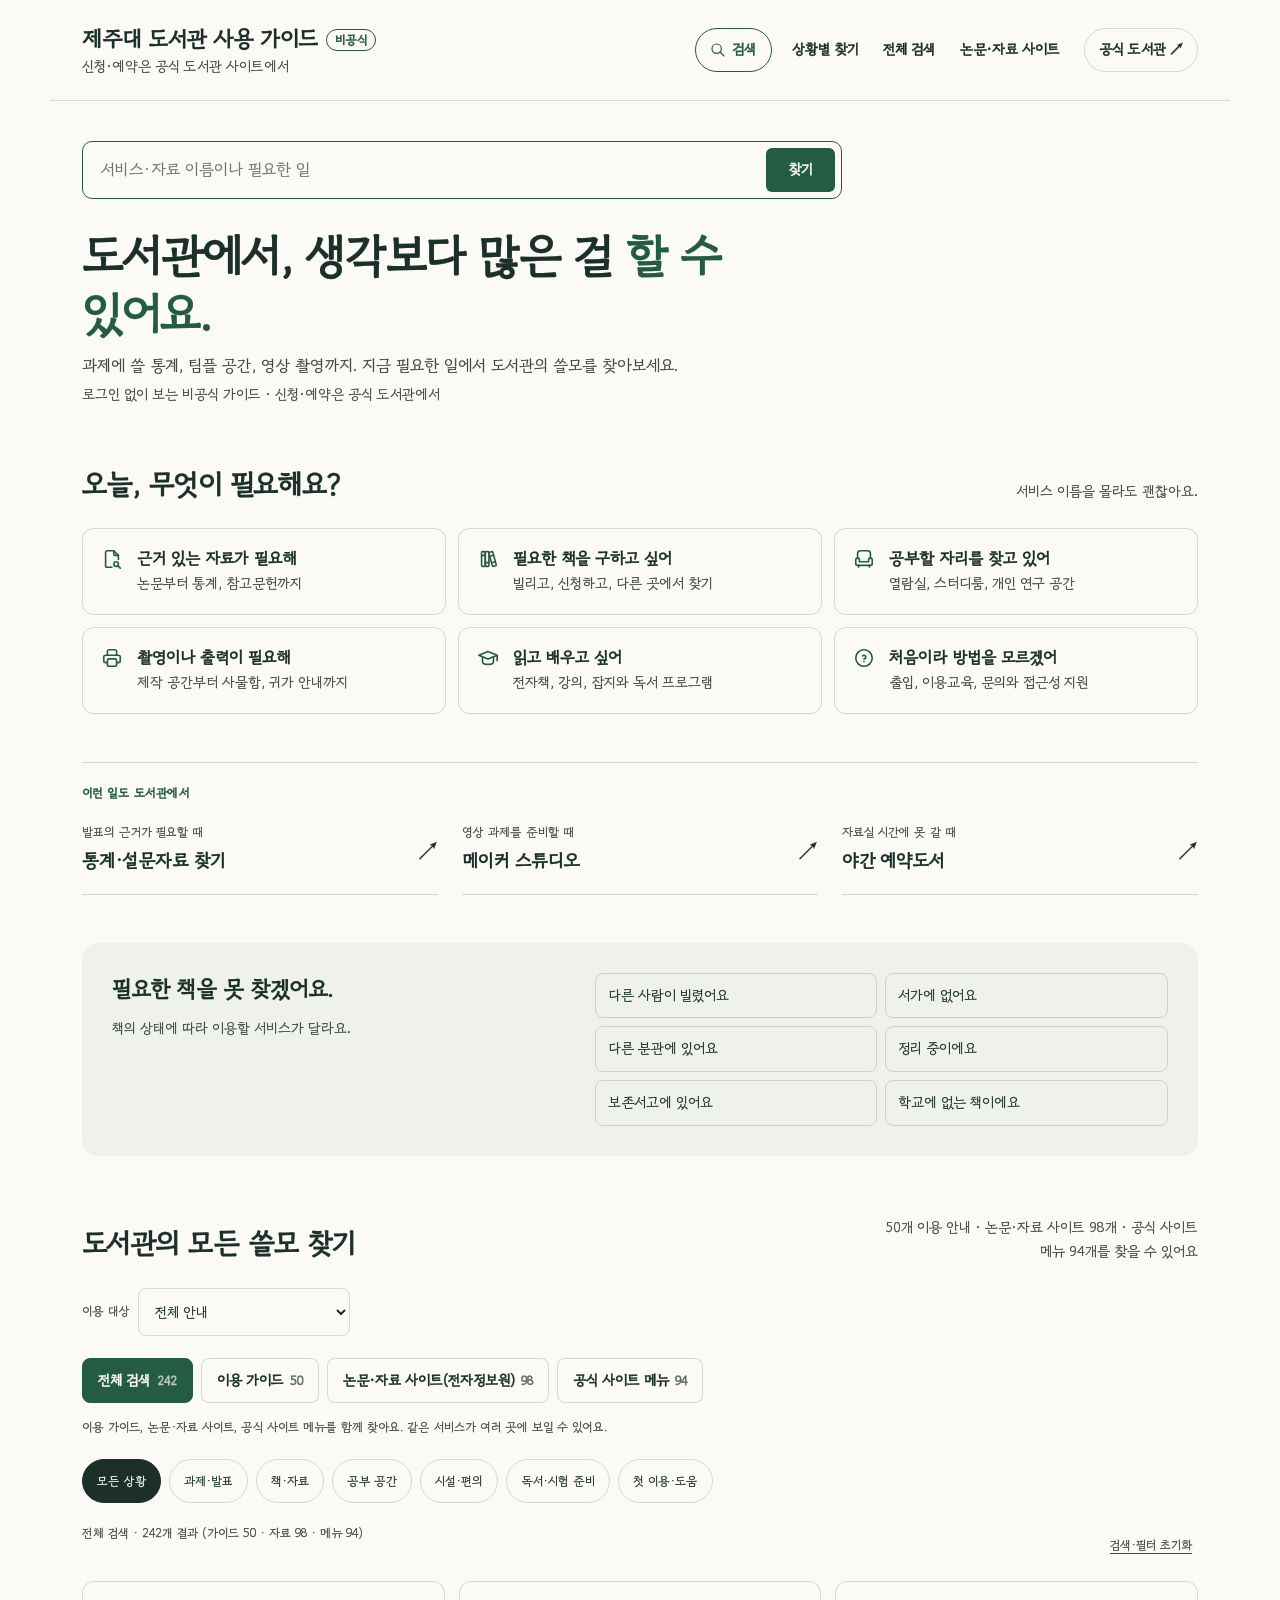
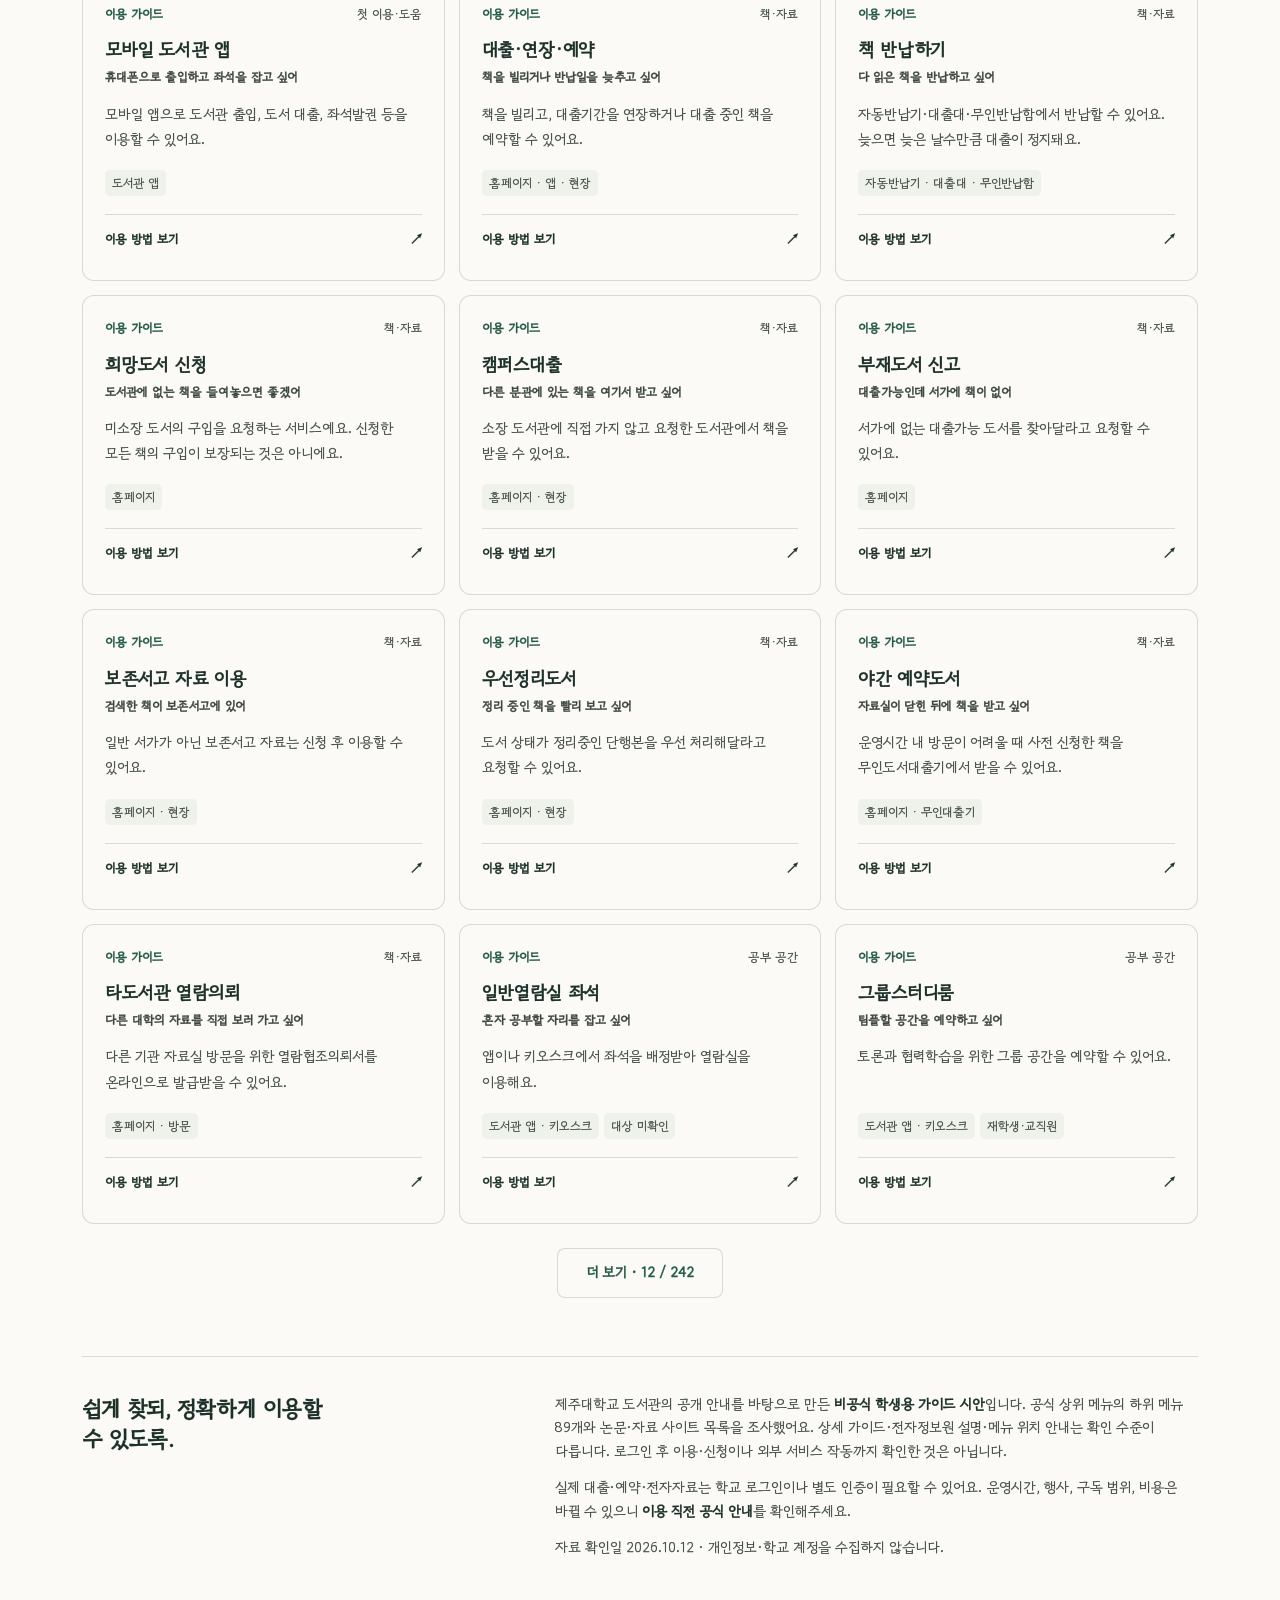
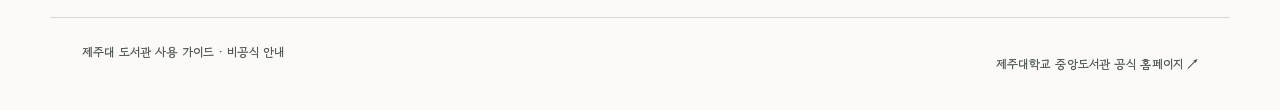
<file: index.html>
<!doctype html>
<html lang="ko"><head><meta charset="utf-8"><meta name="viewport" content="width=device-width,initial-scale=1"><meta name="description" content="학생의 질문에서 시작하는 제주대학교 도서관 비공식 사용 가이드. 자료, 공부 공간, 과제 지원과 편의시설을 로그인 없이 찾아보세요."><title>제주대 도서관 사용 가이드 | 비공식 안내</title><meta name="robots" content="noindex"><meta property="og:title" content="제주대 도서관 사용 가이드(비공식)"><meta property="og:description" content="학생의 질문에서 시작하는 제주대학교 도서관 비공식 사용 가이드"><meta property="og:type" content="website"><meta property="og:locale" content="ko_KR"><meta name="theme-color" content="#245b43"><link rel="icon" href="favicon.svg" type="image/svg+xml"><link rel="stylesheet" href="styles.css"><script src="data.js" defer></script><script src="js/config.js" defer></script><script src="js/lib.js" defer></script><script src="js/app.js" defer></script></head>
<body><a class="skip" href="#services">서비스 목록으로 바로가기</a>
<header class="site-header"><a class="brand" href="#top">제주대 도서관 사용 가이드<em class="brand-badge">비공식</em><span>신청·예약은 공식 도서관 사이트에서</span></a><button type="button" class="header-search" aria-label="검색창으로 이동"><svg class="header-search-icon" aria-hidden="true" focusable="false" viewBox="0 0 24 24" fill="none" stroke="currentColor" stroke-width="1.75" stroke-linecap="round" stroke-linejoin="round"><path d="M10 10m-7 0a7 7 0 1 0 14 0a7 7 0 1 0 -14 0"/><path d="M21 21l-6 -6"/></svg>검색</button><nav aria-label="주요 메뉴"><a href="#situations">상황별 찾기</a><a href="#services" data-scope="all">전체 검색</a><a href="#services" data-scope="resource">논문·자료 사이트</a><a class="official" href="https://lib.jejunu.ac.kr/#/" target="_blank" rel="noopener noreferrer">공식 도서관 ↗</a></nav></header>
<main id="top"><section class="hero" aria-labelledby="hero-title"><div class="top-search"><form id="search-form" role="search"><label class="sr-only" for="search-input">서비스와 하고 싶은 일 검색</label><input id="search-input" type="search" placeholder="서비스·자료 이름이나 필요한 일" autocomplete="off"><button type="submit">찾기</button></form></div><section id="notices" class="notices" aria-label="지금 이 시기 공지" hidden></section><h1 id="hero-title">도서관에서, 생각보다 많은 걸 <span>할 수 있어요.</span></h1><p class="hero-copy">과제에 쓸 통계, 팀플 공간, 영상 촬영까지. 지금 필요한 일에서 도서관의 쓸모를 찾아보세요.</p><p class="access-note">로그인 없이 보는 비공식 가이드 · 신청·예약은 공식 도서관에서</p></section>
<section id="situations" class="situations" aria-labelledby="situation-title"><div class="section-heading"><h2 id="situation-title">오늘, 무엇이 필요해요?</h2><p>서비스 이름을 몰라도 괜찮아요.</p></div><div id="category-grid" class="category-grid"><button type="button" class="category-card" data-category="assignment"><svg class="situation-icon" aria-hidden="true" focusable="false" viewBox="0 0 24 24" fill="none" stroke="currentColor" stroke-width="1.75" stroke-linecap="round" stroke-linejoin="round"><path d="M14 3v4a1 1 0 0 0 1 1h4"/><path d="M12 21h-5a2 2 0 0 1 -2 -2v-14a2 2 0 0 1 2 -2h7l5 5v4.5"/><path d="M16.5 17.5m-2.5 0a2.5 2.5 0 1 0 5 0a2.5 2.5 0 1 0 -5 0"/><path d="M18.5 19.5l2.5 2.5"/></svg><span><span class="category-question">근거 있는 자료가 필요해</span><span class="category-desc">논문부터 통계, 참고문헌까지</span></span></button><button type="button" class="category-card" data-category="books"><svg class="situation-icon" aria-hidden="true" focusable="false" viewBox="0 0 24 24" fill="none" stroke="currentColor" stroke-width="1.75" stroke-linecap="round" stroke-linejoin="round"><path d="M5 4m0 1a1 1 0 0 1 1 -1h2a1 1 0 0 1 1 1v14a1 1 0 0 1 -1 1h-2a1 1 0 0 1 -1 -1z"/><path d="M9 4m0 1a1 1 0 0 1 1 -1h2a1 1 0 0 1 1 1v14a1 1 0 0 1 -1 1h-2a1 1 0 0 1 -1 -1z"/><path d="M5 8h4"/><path d="M9 16h4"/><path d="M13.803 4.56l2.184 -.53c.562 -.135 1.133 .19 1.282 .732l3.695 13.418a1.02 1.02 0 0 1 -.634 1.219l-.133 .041l-2.184 .53c-.562 .135 -1.133 -.19 -1.282 -.732l-3.695 -13.418a1.02 1.02 0 0 1 .634 -1.219l.133 -.041z"/><path d="M14 9l4 -1"/><path d="M16 16l3.923 -.98"/></svg><span><span class="category-question">필요한 책을 구하고 싶어</span><span class="category-desc">빌리고, 신청하고, 다른 곳에서 찾기</span></span></button><button type="button" class="category-card" data-category="space"><svg class="situation-icon" aria-hidden="true" focusable="false" viewBox="0 0 24 24" fill="none" stroke="currentColor" stroke-width="1.75" stroke-linecap="round" stroke-linejoin="round"><path d="M5 11a2 2 0 0 1 2 2v2h10v-2a2 2 0 1 1 4 0v4a2 2 0 0 1 -2 2h-14a2 2 0 0 1 -2 -2v-4a2 2 0 0 1 2 -2z"/><path d="M5 11v-5a3 3 0 0 1 3 -3h8a3 3 0 0 1 3 3v5"/><path d="M6 19v2"/><path d="M18 19v2"/></svg><span><span class="category-question">공부할 자리를 찾고 있어</span><span class="category-desc">열람실, 스터디룸, 개인 연구 공간</span></span></button><button type="button" class="category-card" data-category="facilities"><svg class="situation-icon" aria-hidden="true" focusable="false" viewBox="0 0 24 24" fill="none" stroke="currentColor" stroke-width="1.75" stroke-linecap="round" stroke-linejoin="round"><path d="M17 17h2a2 2 0 0 0 2 -2v-4a2 2 0 0 0 -2 -2h-14a2 2 0 0 0 -2 2v4a2 2 0 0 0 2 2h2"/><path d="M17 9v-4a2 2 0 0 0 -2 -2h-6a2 2 0 0 0 -2 2v4"/><path d="M7 13m0 2a2 2 0 0 1 2 -2h6a2 2 0 0 1 2 2v4a2 2 0 0 1 -2 2h-6a2 2 0 0 1 -2 -2z"/></svg><span><span class="category-question">촬영이나 출력이 필요해</span><span class="category-desc">제작 공간부터 사물함, 귀가 안내까지</span></span></button><button type="button" class="category-card" data-category="reading"><svg class="situation-icon" aria-hidden="true" focusable="false" viewBox="0 0 24 24" fill="none" stroke="currentColor" stroke-width="1.75" stroke-linecap="round" stroke-linejoin="round"><path d="M22 9l-10 -4l-10 4l10 4l10 -4v6"/><path d="M6 10.6v5.4a6 3 0 0 0 12 0v-5.4"/></svg><span><span class="category-question">읽고 배우고 싶어</span><span class="category-desc">전자책, 강의, 잡지와 독서 프로그램</span></span></button><button type="button" class="category-card" data-category="start"><svg class="situation-icon" aria-hidden="true" focusable="false" viewBox="0 0 24 24" fill="none" stroke="currentColor" stroke-width="1.75" stroke-linecap="round" stroke-linejoin="round"><path d="M3 12a9 9 0 1 0 18 0a9 9 0 0 0 -18 0"/><path d="M12 16v.01"/><path d="M12 13a2 2 0 0 0 .914 -3.782a1.98 1.98 0 0 0 -2.414 .483"/></svg><span><span class="category-question">처음이라 방법을 모르겠어</span><span class="category-desc">출입, 이용교육, 문의와 접근성 지원</span></span></button></div></section>
<aside class="hero-aside" aria-label="도서관 활용 예시"><p class="eyebrow">이런 일도 도서관에서</p><button type="button" data-open="stats"><span>발표의 근거가 필요할 때</span><strong>통계·설문자료 찾기</strong><b aria-hidden="true">↗</b></button><button type="button" data-open="maker"><span>영상 과제를 준비할 때</span><strong>메이커 스튜디오</strong><b aria-hidden="true">↗</b></button><button type="button" data-open="night"><span>자료실 시간에 못 갈 때</span><strong>야간 예약도서</strong><b aria-hidden="true">↗</b></button></aside>
<section class="book-guide" aria-labelledby="book-title"><div><h2 id="book-title">필요한 책을 못 찾겠어요.</h2><p>책의 상태에 따라 이용할 서비스가 달라요.</p></div><div class="book-options" id="book-options"><button data-book="loan" aria-pressed="false">다른 사람이 빌렸어요</button><button data-book="missing" aria-pressed="false">서가에 없어요</button><button data-book="campus" aria-pressed="false">다른 분관에 있어요</button><button data-book="priority" aria-pressed="false">정리 중이에요</button><button data-book="storage" aria-pressed="false">보존서고에 있어요</button><button data-book="not-owned" aria-pressed="false">학교에 없는 책이에요</button></div><div id="book-result" class="book-result" aria-live="polite" hidden></div></section>
<section id="services" class="services" aria-labelledby="services-title"><div class="section-heading"><div><h2 id="services-title" tabindex="-1">도서관의 모든 쓸모 찾기</h2></div><span class="coverage" id="coverage"></span></div><div class="search-row"><div class="audience-control"><label for="audience">이용 대상</label><select id="audience"><option value="all">전체 안내</option><option value="undergrad">학부생 (대학원 전용 제외)</option></select></div></div><div id="scope-tabs" class="scope-tabs" role="group" aria-label="검색 대상"></div><p id="scope-note" class="scope-note"></p><div id="category-tabs" class="tabs" role="group" aria-label="상황 분류"></div><div id="resource-filters" class="resource-filters" hidden><div><label for="resource-subject">용도·분야</label><select id="resource-subject"><option value="all">모든 분야</option></select></div><div><label for="resource-type">공식 분류</label><select id="resource-type"><option value="all">모든 분류</option></select></div><div><label for="resource-access">이용 상태</label><select id="resource-access"><option value="all">전체</option><option value="공개자료 안내">공개 자료</option><option value="시범서비스">시범 서비스</option><option value="이용 범위 확인">학교 이용 범위 확인 필요</option></select></div></div><div id="menu-filter" class="resource-filters" hidden><div><label for="menu-group">공식 메뉴 분류</label><select id="menu-group"><option value="all">전체 공식 메뉴</option></select></div></div><div id="active-filters" class="active-filters" role="group" aria-label="적용 중인 필터" hidden></div><div class="result-heading"><p id="result-count" aria-live="polite"></p><button id="reset" type="button">검색·필터 초기화</button></div><div id="wider-results" class="wider-results" hidden><p></p><button type="button" id="wider-results-button">전체 범위에서 보기</button></div><div id="service-grid" class="service-grid"></div><div class="load-more-row"><button id="load-more" type="button" hidden>더 보기</button></div><div id="empty" class="empty" hidden><h3>맞는 서비스를 찾지 못했어요.</h3><p>더 짧은 단어나 다른 표현으로 검색해보세요.<br>예: 시장 조사 → 통계, 팀 프로젝트 → 팀플</p><button type="button" class="secondary" id="empty-clear-filters" hidden>필터 모두 해제</button><a id="feedback-link" class="feedback-link" target="_blank" rel="noopener noreferrer" hidden>찾는 게 없거나 정보가 틀렸나요? 알려 주세요 ↗</a><button class="primary" id="empty-reset">전체 서비스 보기</button></div></section>
<section class="about" aria-labelledby="about-title"><h2 id="about-title">쉽게 찾되, 정확하게 이용할 수 있도록.</h2><div><p>제주대학교 도서관의 공개 안내를 바탕으로 만든 <strong>비공식 학생용 가이드 시안</strong>입니다. 공식 상위 메뉴의 하위 메뉴 89개와 논문·자료 사이트 목록을 조사했어요. 상세 가이드·전자정보원 설명·메뉴 위치 안내는 확인 수준이 다릅니다. 로그인 후 이용·신청이나 외부 서비스 작동까지 확인한 것은 아닙니다.</p><p>실제 대출·예약·전자자료는 학교 로그인이나 별도 인증이 필요할 수 있어요. 운영시간, 행사, 구독 범위, 비용은 바뀔 수 있으니 <strong>이용 직전 공식 안내</strong>를 확인해주세요.</p><p class="muted">자료 확인일 <span id="checked-at"></span> · 개인정보·학교 계정을 수집하지 않습니다.</p></div></section></main>
<footer><p>제주대 도서관 사용 가이드 · 비공식 안내</p><a href="https://lib.jejunu.ac.kr/#/" target="_blank" rel="noopener noreferrer">제주대학교 중앙도서관 공식 홈페이지 ↗</a></footer>
<dialog id="detail-dialog" aria-labelledby="detail-title"><div class="dialog-top"><p id="detail-category" class="eyebrow"></p><button id="close-dialog" type="button" aria-label="상세 안내 닫기">닫기 ×</button></div><div id="detail-content"></div></dialog>
<noscript><p class="noscript">이 사이트의 검색에는 JavaScript가 필요합니다. <a href="https://lib.jejunu.ac.kr/">공식 도서관 홈페이지</a>에서 서비스를 확인할 수 있습니다.</p></noscript></body></html>
</file>
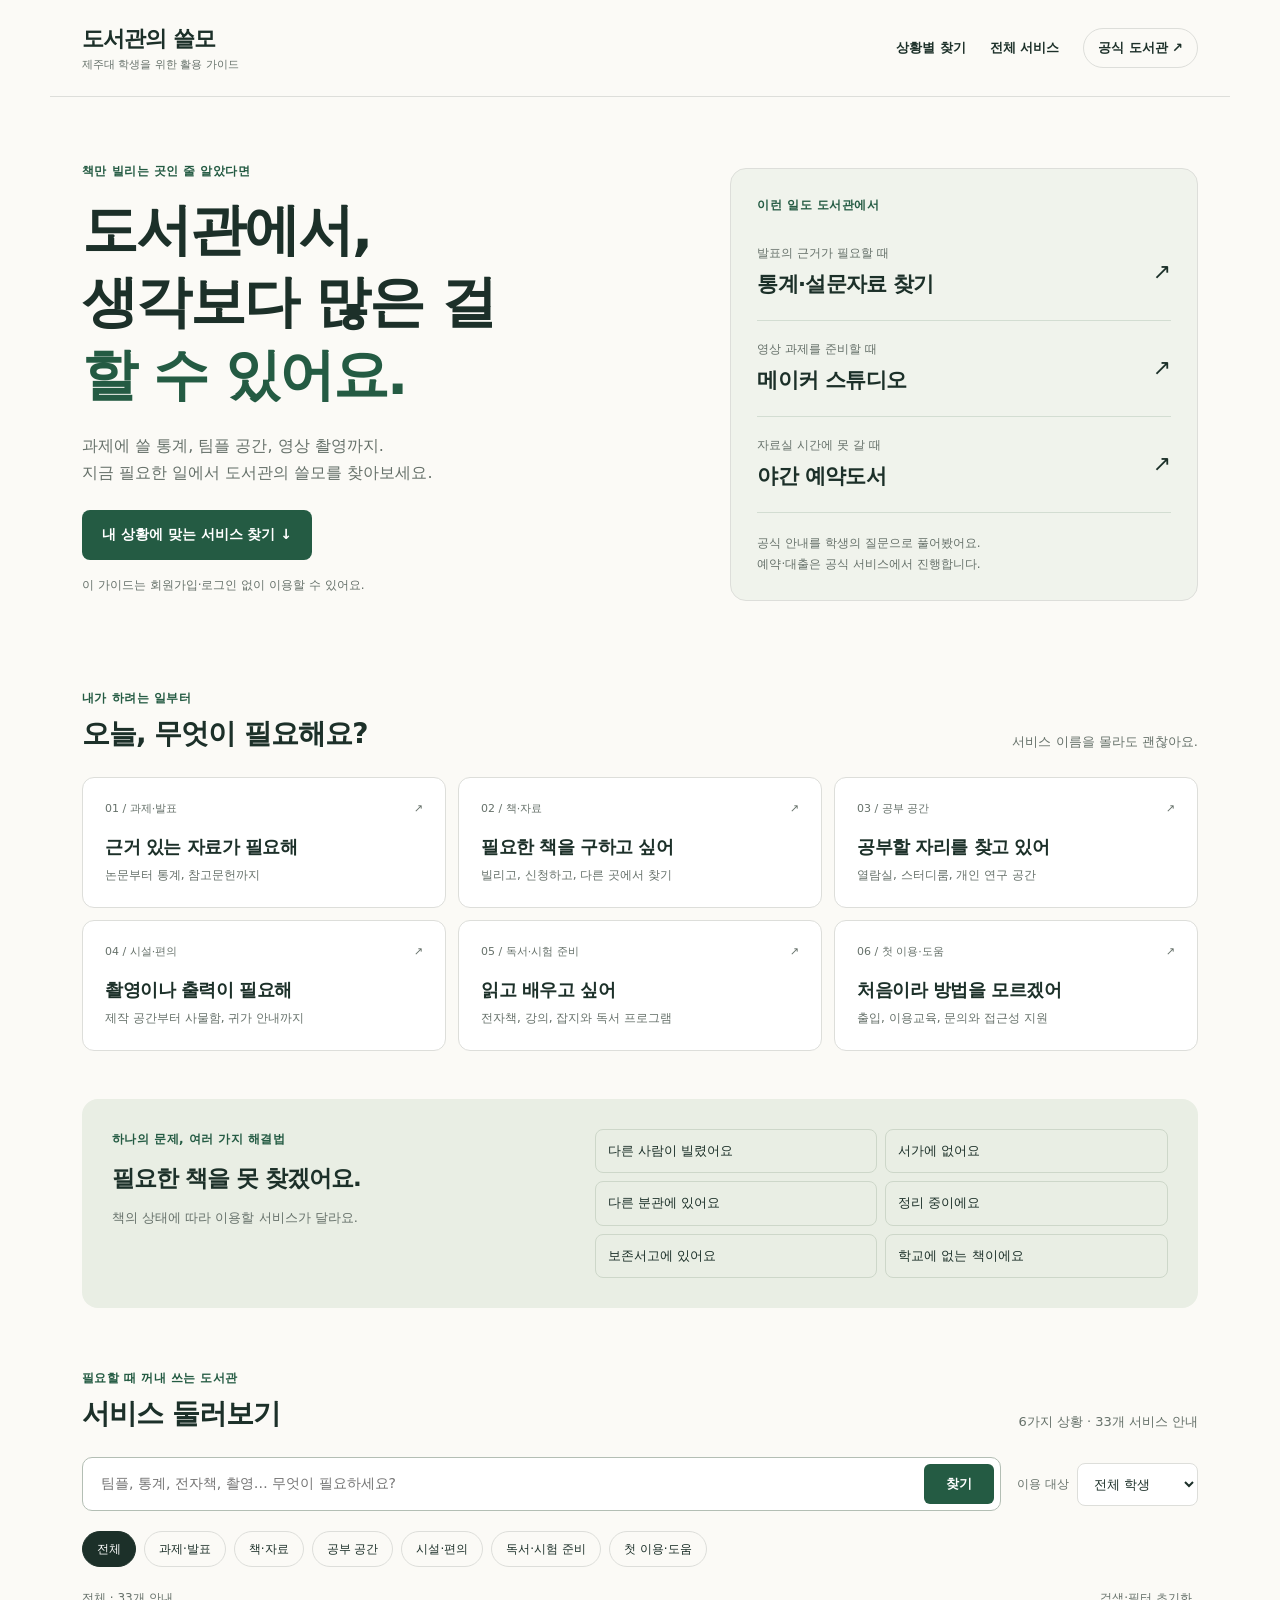
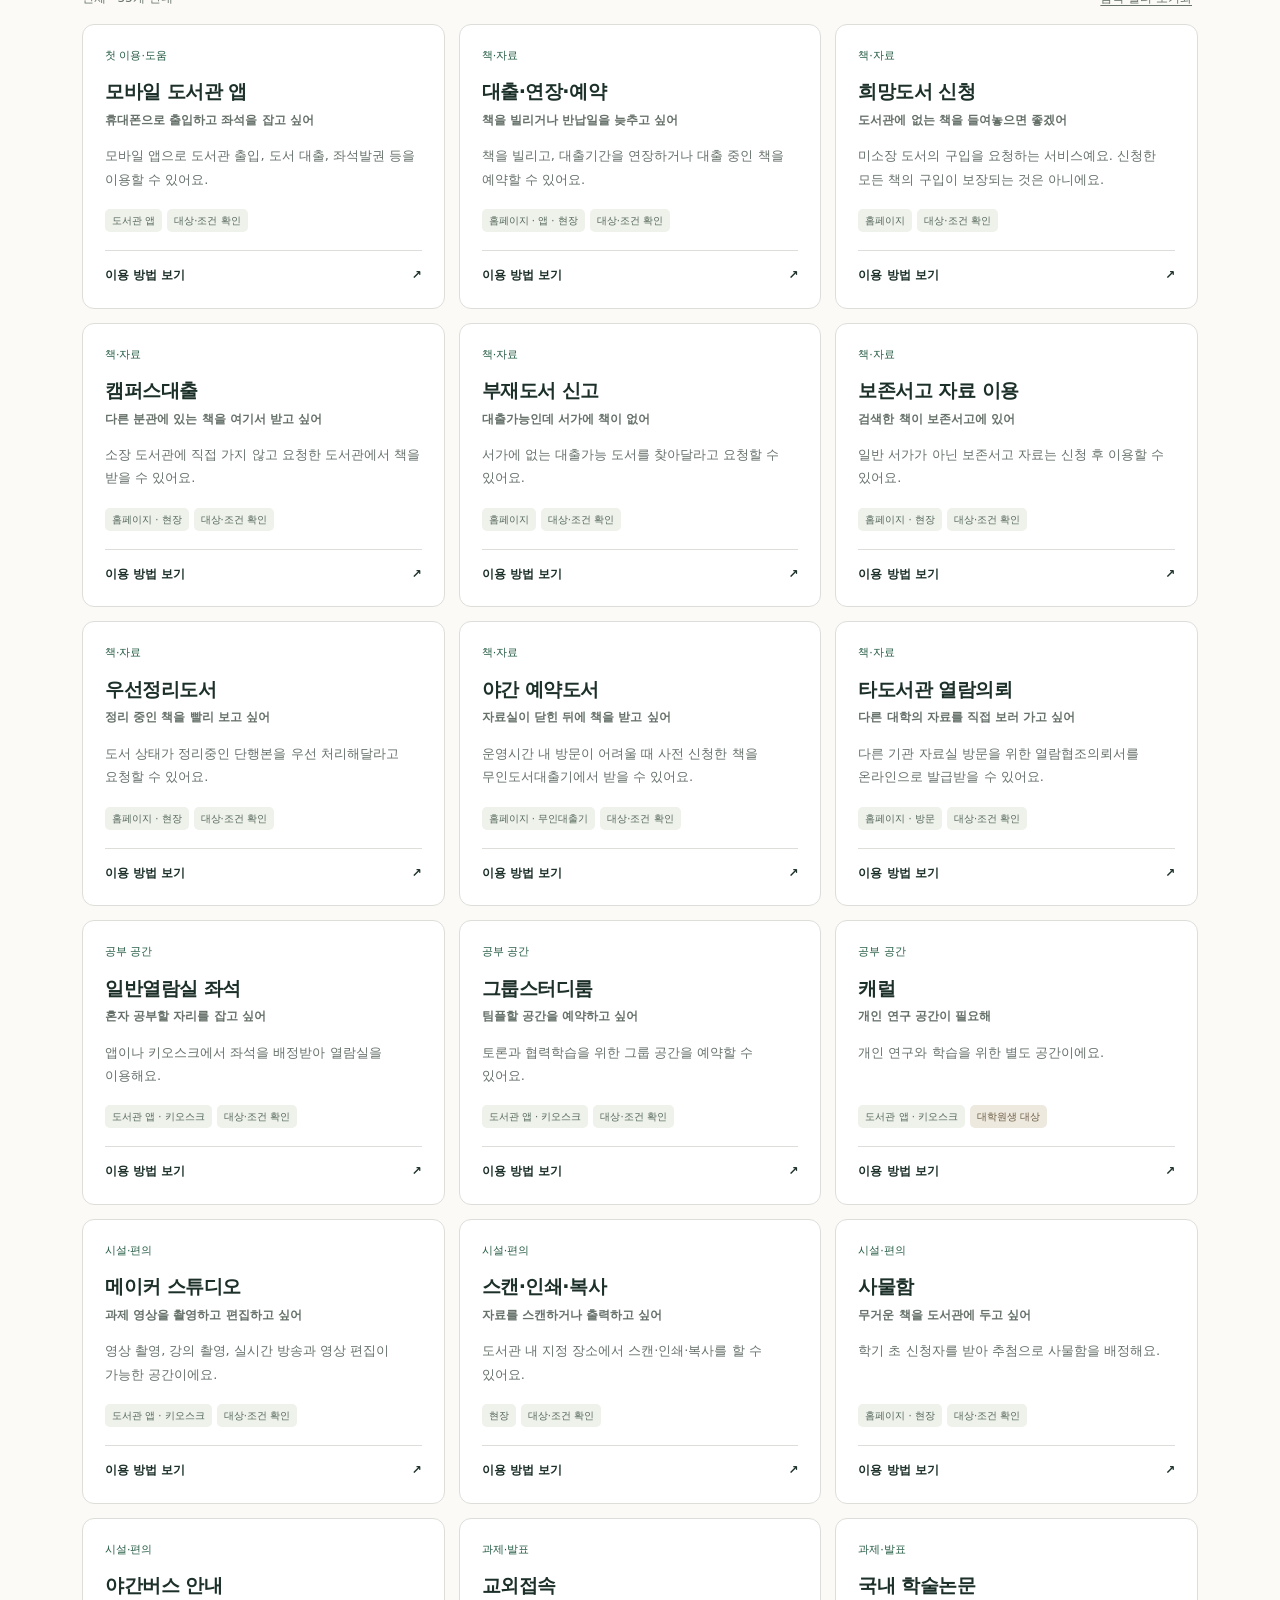
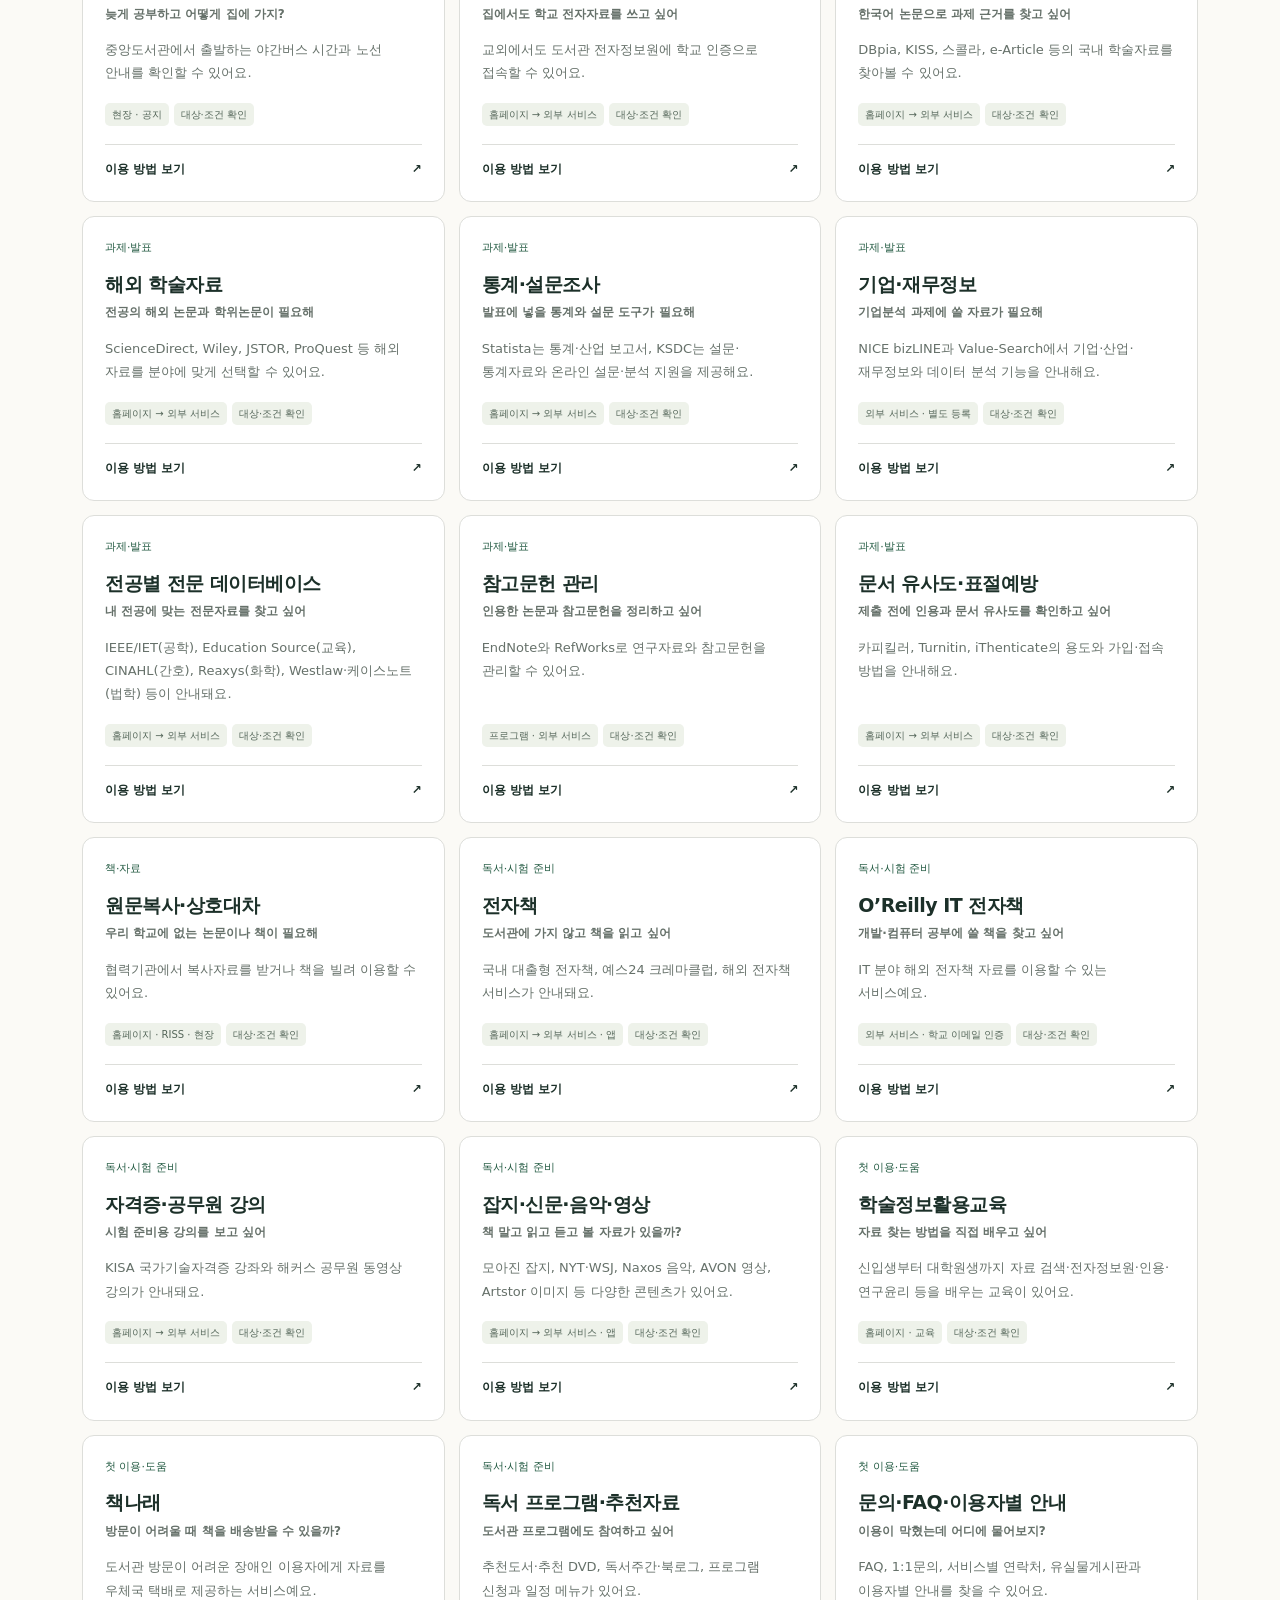
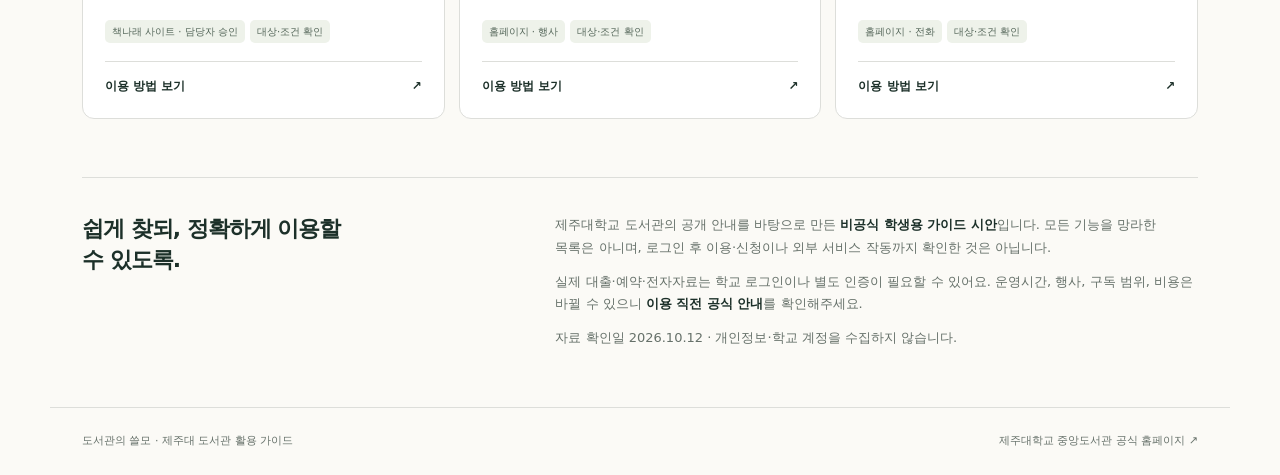
<file: docs/version1/index.html>
<!doctype html>
<html lang="ko"><head><meta charset="utf-8"><meta name="viewport" content="width=device-width,initial-scale=1"><meta name="description" content="학생의 질문에서 시작하는 제주대학교 도서관 비공식 활용 가이드. 자료, 공부 공간, 과제 지원과 편의시설을 로그인 없이 찾아보세요."><title>도서관의 쓸모 | 제주대 도서관 활용 가이드</title><link rel="stylesheet" href="styles.css"><script src="data.js" defer></script><script src="app.js" defer></script></head>
<body><a class="skip" href="#services">서비스 목록으로 바로가기</a>
<header class="site-header"><a class="brand" href="#top">도서관의 쓸모<span>제주대 학생을 위한 활용 가이드</span></a><nav aria-label="주요 메뉴"><a href="#situations">상황별 찾기</a><a href="#services">전체 서비스</a><a class="official" href="https://lib.jejunu.ac.kr/#/" target="_blank" rel="noopener noreferrer">공식 도서관 ↗</a></nav></header>
<main id="top"><section class="hero" aria-labelledby="hero-title"><div><p class="eyebrow">책만 빌리는 곳인 줄 알았다면</p><h1 id="hero-title">도서관에서,<br>생각보다 많은 걸<br><span>할 수 있어요.</span></h1><p class="hero-copy">과제에 쓸 통계, 팀플 공간, 영상 촬영까지.<br>지금 필요한 일에서 도서관의 쓸모를 찾아보세요.</p><a class="primary" href="#situations">내 상황에 맞는 서비스 찾기 ↓</a><p class="access-note">이 가이드는 회원가입·로그인 없이 이용할 수 있어요.</p></div><aside class="hero-aside" aria-label="도서관 활용 예시"><p class="eyebrow">이런 일도 도서관에서</p><button type="button" data-open="stats"><span>발표의 근거가 필요할 때</span><strong>통계·설문자료 찾기</strong><b aria-hidden="true">↗</b></button><button type="button" data-open="maker"><span>영상 과제를 준비할 때</span><strong>메이커 스튜디오</strong><b aria-hidden="true">↗</b></button><button type="button" data-open="night"><span>자료실 시간에 못 갈 때</span><strong>야간 예약도서</strong><b aria-hidden="true">↗</b></button><div class="hero-foot">공식 안내를 학생의 질문으로 풀어봤어요.<br>예약·대출은 공식 서비스에서 진행합니다.</div></aside></section>
<section id="situations" class="situations" aria-labelledby="situation-title"><div class="section-heading"><div><p class="eyebrow">내가 하려는 일부터</p><h2 id="situation-title">오늘, 무엇이 필요해요?</h2></div><p>서비스 이름을 몰라도 괜찮아요.</p></div><div id="category-grid" class="category-grid"></div></section>
<section class="book-guide" aria-labelledby="book-title"><div><p class="eyebrow">하나의 문제, 여러 가지 해결법</p><h2 id="book-title">필요한 책을 못 찾겠어요.</h2><p>책의 상태에 따라 이용할 서비스가 달라요.</p></div><div class="book-options" id="book-options"><button data-book="loan">다른 사람이 빌렸어요</button><button data-book="missing">서가에 없어요</button><button data-book="campus">다른 분관에 있어요</button><button data-book="priority">정리 중이에요</button><button data-book="storage">보존서고에 있어요</button><button data-book="not-owned">학교에 없는 책이에요</button></div><div id="book-result" class="book-result" aria-live="polite" hidden></div></section>
<section id="services" class="services" aria-labelledby="services-title"><div class="section-heading"><div><p class="eyebrow">필요할 때 꺼내 쓰는 도서관</p><h2 id="services-title">서비스 둘러보기</h2></div><span class="coverage" id="coverage"></span></div><div class="search-row"><form id="search-form" role="search"><label class="sr-only" for="search-input">서비스와 하고 싶은 일 검색</label><input id="search-input" type="search" placeholder="팀플, 통계, 전자책, 촬영… 무엇이 필요하세요?" autocomplete="off"><button type="submit">찾기</button></form><div class="audience-control"><label for="audience">이용 대상</label><select id="audience"><option value="all">전체 학생</option><option value="undergrad">학부생</option><option value="grad">대학원생</option></select></div></div><div id="category-tabs" class="tabs" aria-label="서비스 분류"></div><div class="result-heading"><p id="result-count" aria-live="polite"></p><button id="reset" type="button">검색·필터 초기화</button></div><div id="service-grid" class="service-grid"></div><div id="empty" class="empty" hidden><h3>맞는 서비스를 찾지 못했어요.</h3><p>더 짧은 단어나 다른 표현으로 검색해보세요.<br>예: 시장 조사 → 통계, 팀 프로젝트 → 팀플</p><button class="primary" id="empty-reset">전체 서비스 보기</button></div></section>
<section class="about" aria-labelledby="about-title"><h2 id="about-title">쉽게 찾되, 정확하게 이용할 수 있도록.</h2><div><p>제주대학교 도서관의 공개 안내를 바탕으로 만든 <strong>비공식 학생용 가이드 시안</strong>입니다. 모든 기능을 망라한 목록은 아니며, 로그인 후 이용·신청이나 외부 서비스 작동까지 확인한 것은 아닙니다.</p><p>실제 대출·예약·전자자료는 학교 로그인이나 별도 인증이 필요할 수 있어요. 운영시간, 행사, 구독 범위, 비용은 바뀔 수 있으니 <strong>이용 직전 공식 안내</strong>를 확인해주세요.</p><p class="muted">자료 확인일 <span id="checked-at"></span> · 개인정보·학교 계정을 수집하지 않습니다.</p></div></section></main>
<footer><p>도서관의 쓸모 · 제주대 도서관 활용 가이드</p><a href="https://lib.jejunu.ac.kr/#/" target="_blank" rel="noopener noreferrer">제주대학교 중앙도서관 공식 홈페이지 ↗</a></footer>
<dialog id="detail-dialog" aria-labelledby="detail-title"><div class="dialog-top"><p id="detail-category" class="eyebrow"></p><button id="close-dialog" type="button" aria-label="상세 안내 닫기">닫기 ×</button></div><div id="detail-content"></div></dialog>
<noscript><p class="noscript">이 사이트의 검색에는 JavaScript가 필요합니다. <a href="https://lib.jejunu.ac.kr/">공식 도서관 홈페이지</a>에서 서비스를 확인할 수 있습니다.</p></noscript></body></html>
</file>
<file: styles.css>
:root {
  /* 색 5개(사용자 규칙: 대표색·본문·보조 글자·바탕·옅은 면). 구분선과 대화상자 뒤판만 본문색 투명도(D21) */
  --ink:#1c3029;
  --muted:#3d4741;  /* 고운돋움은 획이 가늘어 회색 글씨가 흐려 보여 짙게(2026-10-14 사용자 선택, 대비 9.2) */
  --green:#245b43;
  --paper:#fbfaf6;
  --soft:#eef2ea;
  --line:rgb(28 48 41 / 16%);
  --scrim:rgb(28 48 41 / 50%);
  /* 글자 7단계 · 굵기 3단계(400·600·700) */
  --fs-xs:12px;
  --fs-sm:14px;
  --fs-md:16px;
  --fs-lg:18px;
  --fs-xl:22px;
  --fs-2xl:28px;
  --fs-display:clamp(30px,4vw,46px);
  --radius:16px;
  --font:"GuideSans",system-ui,-apple-system,BlinkMacSystemFont,"Segoe UI","Malgun Gothic",sans-serif;
}
/* 본문 글꼴: 고운돋움 2.000의 KS X 1001 한글·영문 서브셋(OFL 수정본이라 이름을 바꿈 — fonts/README.md).
   굵기가 하나뿐이라 400으로만 선언한다. 600·700 글자는 브라우저가 굵게 만든다(2026-10-14 사용자 선택, D21) */
@font-face {
  font-family:"GuideSans";
  src:url("fonts/guide-sans.woff2") format("woff2");
  font-weight:400;
  font-style:normal;
  font-display:swap;
}
* {
  box-sizing:border-box;
}
html {
  scroll-padding-top:24px;
}
body {
  margin:0;
  background:var(--paper);
  color:var(--ink);
  font:var(--fs-md)/1.7 var(--font);
  word-break:keep-all;
  -webkit-text-stroke:0.25px currentColor;  /* 가는 획을 살짝 보강해 흐릿함을 줄인다(D21) */
}
a {
  color:inherit;
  text-decoration:none;
}
button,input,select {
  font:inherit;
}
button,a,input,select {
  touch-action:manipulation;
}
button:focus-visible,a:focus-visible,input:focus-visible,select:focus-visible {
  outline:3px solid var(--green);
  outline-offset:4px;
}
button {
  cursor:pointer;
  color:var(--ink);
}
[hidden] {
  display:none!important;
}
.skip {
  position:absolute;
  top:-70px;
  left:20px;
  background:var(--paper);
  padding:12px;
  z-index:10;
}
.skip:focus {
  top:10px;
}
.site-header {
  max-width:1180px;
  margin:auto;
  padding:25px 32px;
  display:flex;
  justify-content:space-between;
  align-items:center;
  gap:20px;
  border-bottom:1px solid var(--line);
}
.brand {
  font-size:var(--fs-xl);
  font-weight:700;
  letter-spacing:-0.02em;
  line-height:1.25;
}
/* 이름이 공식 안내처럼 읽히지 않게 이름 바로 옆에 '비공식'을 붙인다(D23) */
.brand-badge {
  display:inline-block;
  margin-left:8px;
  padding:1px 8px;
  border:1px solid var(--green);
  border-radius:999px;
  color:var(--green);
  font-size:var(--fs-xs);
  font-style:normal;
  font-weight:600;
  letter-spacing:0;
  line-height:1.5;
  vertical-align:3px;
  white-space:nowrap;
}
.brand span {
  display:block;
  font-size:var(--fs-sm);
  letter-spacing:0;
  font-weight:400;
  color:var(--muted);
  margin-top:5px;
}
nav {
  display:flex;
  gap:24px;
  align-items:center;
  font-size:var(--fs-sm);
  font-weight:600;
}
.official {
  border:1px solid var(--line);
  padding:8px 14px;
  border-radius:30px;
}
main {
  max-width:1180px;
  margin:auto;
  padding:0 32px;
}
.hero {
  max-width:760px;
  padding:40px 0 32px;
}
.eyebrow {
  font-size:var(--fs-xs);
  font-weight:700;
  letter-spacing:.04em;
  margin:0 0 12px;
  color:var(--green);
}
h1 {
  font-size:var(--fs-display);
  line-height:1.25;
  letter-spacing:-0.03em;
  margin:28px 0 10px;
  font-weight:700;
}
h1 span {
  color:var(--green);
}
.hero-copy {
  font-size:var(--fs-md);
  color:var(--muted);
  margin:0 0 4px;
}
.primary {
  display:inline-flex;
  align-items:center;
  justify-content:center;
  border:0;
  border-radius:8px;
  padding:13px 20px;
  background:var(--green);
  color:var(--paper);
  font-size:var(--fs-sm);
  font-weight:600;
}
.access-note {
  font-size:var(--fs-sm);
  color:var(--muted);
  margin:0;
}
.hero-aside {
  display:grid;
  grid-template-columns:repeat(3,minmax(0,1fr));
  gap:0 24px;
  border-top:1px solid var(--line);
  padding:20px 0 0;
  margin:0 0 48px;
}
.hero-aside .eyebrow {
  grid-column:1/-1;
  margin-bottom:0;
}
.hero-aside button {
  position:relative;
  background:none;
  border:0;
  border-bottom:1px solid var(--line);
  display:block;
  text-align:left;
  width:100%;
  padding:18px 32px 18px 0;
}
.hero-aside button:hover strong {
  color:var(--green);
}
.hero-aside button span {
  display:block;
  font-size:var(--fs-xs);
  color:var(--muted);
}
.hero-aside strong {
  display:block;
  font-size:var(--fs-lg);
  letter-spacing:-0.01em;
  margin-top:3px;
}
.hero-aside b {
  position:absolute;
  right:0;
  top:28px;
  font-size:var(--fs-xl);
  font-weight:400;
}
.section-heading {
  display:flex;
  align-items:flex-end;
  justify-content:space-between;
  gap:20px;
  margin-bottom:24px;
}
h2 {
  font-size:var(--fs-2xl);
  line-height:1.4;
  letter-spacing:-0.02em;
  margin:0;
}
.section-heading .eyebrow {
  margin-bottom:6px;
}
.section-heading>p {
  margin:0;
  color:var(--muted);
  font-size:var(--fs-sm);
}
.situations {
  padding:26px 0 48px;
}
.category-grid {
  display:grid;
  grid-template-columns:repeat(3,minmax(0,1fr));
  gap:12px;
}
.category-card {
  display:flex;
  gap:14px;
  align-items:flex-start;
  padding:18px;
  background:var(--paper);
  border:1px solid var(--line);
  border-radius:12px;
  text-align:left;
  transition:border-color .15s,background .15s;
}
.situation-icon {
  flex:none;
  width:22px;
  height:22px;
  margin-top:1px;
  color:var(--green);
}
.category-card:hover {
  background:var(--soft);
  border-color:var(--green);
}
.category-card .category-question {
  display:block;
  font-size:var(--fs-md);
  font-weight:600;
  line-height:1.45;
  margin:0 0 2px;
}
.category-desc {
  display:block;
  font-size:var(--fs-sm);
  color:var(--muted);
}
.book-guide {
  display:grid;
  grid-template-columns:1fr 1.25fr;
  gap:24px;
  background:var(--soft);
  border-radius:var(--radius);
  padding:30px;
  margin-bottom:60px;
}
.book-guide h2 {
  font-size:var(--fs-xl);
}
.book-guide p:not(.eyebrow) {
  font-size:var(--fs-sm);
  color:var(--muted);
  margin-bottom:0;
}
.book-options {
  display:grid;
  grid-template-columns:repeat(2,minmax(0,1fr));
  gap:8px;
  align-content:center;
}
.book-options button {
  padding:10px 12px;
  border:1px solid var(--line);
  background:transparent;
  border-radius:8px;
  text-align:left;
  font-size:var(--fs-sm);
}
.book-options button:hover,.book-options button[aria-pressed=true] {
  background:var(--paper);
  border-color:var(--green);
}
.book-result {
  grid-column:1/-1;
  border-top:1px solid var(--line);
  padding-top:16px;
}
.book-result p {
  margin:0 0 10px!important;
}
.book-result button {
  margin-right:8px;
  margin-top:8px;
  background:var(--paper);
  border:1px solid var(--line);
  border-radius:8px;
  padding:9px 14px;
  font-size:var(--fs-sm);
}
.services {
  padding-bottom:58px;
}
.search-row {
  display:flex;
  gap:16px;
  align-items:center;
}
#search-form {
  display:flex;
  flex:1;
  min-width:0;
  border:1px solid var(--green);
  border-radius:10px;
  background:var(--paper);
  overflow:hidden;
}
#search-form input {
  min-width:0;
  flex:1;
  border:0;
  background:none;
  padding:14px 18px;
  outline-offset:-4px;
  font-size:var(--fs-md);
}
#search-form button {
  margin:6px;
  border:0;
  border-radius:6px;
  background:var(--green);
  color:var(--paper);
  padding:6px 22px;
  font-size:var(--fs-sm);
  font-weight:600;
}
.audience-control {
  display:flex;
  align-items:center;
  gap:8px;
  font-size:var(--fs-xs);
  color:var(--muted);
}
select {
  padding:12px 30px 12px 12px;
  border:1px solid var(--line);
  border-radius:8px;
  background:var(--paper);
  color:var(--ink);
  font-size:var(--fs-sm);
}
.tabs {
  display:flex;
  flex-wrap:wrap;
  gap:8px;
  margin-top:20px;
}
.tabs button {
  border:1px solid var(--line);
  background:transparent;
  border-radius:30px;
  padding:7px 14px;
  font-size:var(--fs-xs);
}
.tabs button[aria-pressed=true] {
  background:var(--ink);
  color:var(--paper);
  border-color:var(--ink);
}
.result-heading button {
  border:0;
  background:none;
  color:var(--muted);
  font-size:var(--fs-xs);
  text-decoration:underline;
  text-underline-offset:3px;
}
.service-grid {
  display:grid;
  grid-template-columns:repeat(3,minmax(0,1fr));
  gap:14px;
}
.service-card {
  background:var(--paper);
  border:1px solid var(--line);
  border-radius:12px;
  padding:22px;
  display:flex;
  flex-direction:column;
  align-items:flex-start;
}
.service-category {
  font-size:var(--fs-xs);
  color:var(--green);
  margin:0 0 12px;
}
.service-question {
  font-size:var(--fs-xs);
  font-weight:600;
  color:var(--muted);
  margin:0 0 14px;
}
.service-description {
  font-size:var(--fs-sm);
  color:var(--muted);
  line-height:1.8;
  margin:0 0 18px;
}
.badges {
  display:flex;
  flex-wrap:wrap;
  gap:5px;
  margin-top:auto;
}
.badge {
  font-size:var(--fs-xs);
  line-height:1.5;
  border-radius:5px;
  padding:4px 7px;
  background:var(--soft);
  color:var(--muted);
}
.service-card button {
  border:0;
  border-top:1px solid var(--line);
  margin-top:18px;
  padding:14px 0 0;
  width:100%;
  display:flex;
  justify-content:space-between;
  background:none;
  font-size:var(--fs-xs);
  font-weight:600;
}
.service-card button:hover {
  color:var(--green);
}
.empty {
  padding:52px 24px;
  text-align:center;
  border:1px dashed var(--line);
  border-radius:12px;
}
.empty h3 {
  margin:0;
  font-size:var(--fs-lg);
}
.empty p {
  color:var(--muted);
  font-size:var(--fs-sm);
}
.about {
  display:grid;
  grid-template-columns:.8fr 1.2fr;
  gap:45px;
  border-top:1px solid var(--line);
  padding:36px 0 46px;
}
.about h2 {
  font-size:var(--fs-xl);
  max-width:260px;
}
.about p {
  font-size:var(--fs-sm);
  color:var(--muted);
  margin:0 0 12px;
}
.about strong {
  font-weight:600;
  color:var(--ink);
}
footer {
  max-width:1180px;
  margin:auto;
  padding:24px 32px;
  border-top:1px solid var(--line);
  display:flex;
  justify-content:space-between;
  gap:16px;
  font-size:var(--fs-xs);
  color:var(--muted);
}
footer p {
  margin:0;
}
.sr-only {
  position:absolute;
  width:1px;
  height:1px;
  padding:0;
  overflow:hidden;
  clip:rect(0,0,0,0);
  white-space:nowrap;
  border:0;
}
dialog {
  border:1px solid var(--line);
  border-radius:16px;
  background:var(--paper);
  color:var(--ink);
  padding:28px;
  width:min(650px,calc(100% - 32px));
  max-height:85dvh;
  overflow:auto;
}
dialog::backdrop {
  background:var(--scrim);
}
.dialog-top {
  display:flex;
  justify-content:space-between;
  align-items:center;
  gap:16px;
  position:sticky;
  top:-28px;  /* 대화상자 안쪽 여백만큼 올려 맨 위에 붙인다 */
  z-index:2;
  margin:-28px -28px 16px;
  padding:14px 28px 10px;
  background:var(--paper);
  border-bottom:1px solid var(--line);
}
.dialog-top .eyebrow {
  margin:0;
}
.dialog-top button {
  border:1px solid var(--line);
  border-radius:7px;
  padding:6px 12px;
  background:none;
  font-size:var(--fs-xs);
}
dialog h2 {
  font-size:var(--fs-2xl);
}
dialog .detail-question {
  color:var(--muted);
  font-size:var(--fs-sm);
  margin:4px 0 20px;
}
.detail-summary {
  font-size:var(--fs-md);
}
.detail-facts {
  display:grid;
  grid-template-columns:repeat(3,1fr);
  gap:10px;
  background:var(--soft);
  border-radius:10px;
  padding:16px;
  margin:24px 0;
}
.detail-facts dt {
  font-size:var(--fs-xs);
  color:var(--muted);
}
.detail-facts dd {
  margin:4px 0 0;
  font-size:var(--fs-xs);
  font-weight:600;
}
dialog h3 {
  font-size:var(--fs-md);
  margin:25px 0 10px;
}
dialog ol {
  padding-left:22px;
  font-size:var(--fs-sm);
}
dialog li {
  padding:5px 0;
}
.detail-warning {
  border-left:3px solid var(--green);
  padding:12px 15px;
  background:var(--soft);
  font-size:var(--fs-sm);
}
.detail-source {
  margin-top:25px;
  padding-top:20px;
  border-top:1px solid var(--line);
}
.detail-source p {
  font-size:var(--fs-xs);
  color:var(--muted);
  margin:12px 0 0;
}
.detail-source .primary {
  width:100%;
}
.related {
  display:flex;
  flex-wrap:wrap;
  gap:8px;
}
.related button {
  font-size:var(--fs-xs);
  padding:8px 12px;
  border:1px solid var(--line);
  background:var(--paper);
  border-radius:7px;
}
.noscript {
  padding:20px;
  text-align:center;
}
@media(max-width:850px) {
  .hero h1 {
    font-size:var(--fs-display);
  }
  .service-grid {
    grid-template-columns:repeat(2,minmax(0,1fr));
  }
  .category-grid {
    grid-template-columns:repeat(2,minmax(0,1fr));
  }
  .book-guide {
    grid-template-columns:1fr;
  }
  .search-row {
    align-items:stretch;
    flex-direction:column;
  }
  .audience-control {
    justify-content:flex-end;
  }
  .about {
    gap:25px;
  }
  .site-header nav {
    gap:14px;
  }
}
@media(max-width:560px) {
  main {
    padding:0 20px;
  }
  .site-header {
    padding:20px;
    align-items:flex-start;
  }
  .brand {
    font-size:var(--fs-lg);
  }
  .brand span {
    font-size:var(--fs-xs);
  }
  .official {
    font-size:var(--fs-xs);
    padding:7px 10px;
  }
  .hero {
    padding:20px 0 24px;
  }
  .hero h1 {
    font-size:var(--fs-display);
  }
  .hero-copy {
    font-size:var(--fs-sm);
  }
  .hero-aside {
    grid-template-columns:1fr;
  }
  .hero-aside strong {
    font-size:var(--fs-lg);
  }
  .hero-aside button {
    padding:14px 32px 14px 0;
  }
  .section-heading {
    align-items:flex-start;
    flex-direction:column;
    gap:8px;
    margin-bottom:18px;
  }
  h2 {
    font-size:var(--fs-xl);
  }
  .category-grid {
    grid-template-columns:1fr;
    gap:8px;
  }
  .category-card {
    padding:14px 16px;
  }
  .category-card .category-question {
    font-size:var(--fs-md);
  }
  .book-guide {
    padding:22px 18px;
    margin-bottom:40px;
  }
  .book-options button {
    font-size:var(--fs-xs);
    padding:10px;
  }
  .service-grid {
    grid-template-columns:1fr;
  }
  .service-card {
    padding:20px;
  }
  #search-form input {
    font-size:var(--fs-md);
    padding:13px 12px;
  }
  #search-form button {
    padding:6px 14px;
  }
  .tabs {
    gap:6px;
  }
  .tabs button {
    font-size:var(--fs-xs);
    padding:6px 11px;
  }
  .about {
    grid-template-columns:1fr;
    gap:18px;
  }
  .about h2 {
    max-width:none;
    font-size:var(--fs-lg);
  }
  footer {
    padding:22px 20px;
    flex-direction:column;
    gap:8px;
  }
  .detail-facts {
    grid-template-columns:1fr;
    gap:12px;
  }
  .detail-facts>div {
    display:grid;
    grid-template-columns:70px 1fr;
  }
  .detail-facts dd {
    margin:0;
  }
  dialog {
    padding:22px;
  }
  .dialog-top {
    top:-22px;
    margin:-22px -22px 14px;
    padding:10px 22px 8px;
  }
  dialog h2 {
    font-size:var(--fs-xl);
  }
}
@media(prefers-reduced-motion:reduce) {
  * {
    transition:none!important;
  }
}
/* 두 번째 버전: 검색 범위와 전자정보원 */
.coverage {
  margin:0;
  color:var(--muted);
  font-size:var(--fs-sm);
  max-width:340px;
  text-align:right;
}
.scope-tabs {
  display:flex;
  gap:8px;
  margin-top:22px;
  flex-wrap:wrap;
}
.scope-tabs button {
  border:1px solid var(--line);
  border-radius:8px;
  background:var(--paper);
  padding:10px 15px;
  font-size:var(--fs-sm);
  font-weight:600;
}
.scope-tabs button[aria-pressed=true] {
  background:var(--green);
  border-color:var(--green);
  color:var(--paper);
}
.scope-count {
  display:inline-block;
  margin-left:6px;
  opacity:.7;
  font-size:var(--fs-xs);
}
.scope-note {
  font-size:var(--fs-xs);
  color:var(--muted);
  margin:13px 0 0;
  line-height:1.9;
}
.resource-filters {
  display:flex;
  flex-wrap:wrap;
  gap:14px;
  margin-top:16px;
  padding:16px;
  background:var(--soft);
  border-radius:10px;
}
.resource-filters>div {
  display:flex;
  align-items:center;
  gap:8px;
  font-size:var(--fs-xs);
  color:var(--muted);
}
.resource-filters select {
  padding:9px 28px 9px 10px;
  max-width:220px;
}
.record-kind {
  display:flex;
  justify-content:space-between;
  align-items:center;
  width:100%;
  gap:10px;
  margin-bottom:12px;
  font-size:var(--fs-xs);
  color:var(--muted);
}
.record-kind span:first-child {
  font-weight:700;
  color:var(--green);
}
.service-card .official-path {
  font-size:var(--fs-xs);
  color:var(--muted);
  line-height:1.8;
  word-break:break-word;
}
.service-card h3 {
  font-size:var(--fs-lg);
  line-height:1.5;
  letter-spacing:-0.01em;
  margin:0 0 4px;
  overflow-wrap:anywhere;
  word-break:keep-all;
}
.load-more-row {
  margin-top:24px;
  text-align:center;
}
.load-more-row button {
  padding:12px 28px;
  border:1px solid var(--line);
  border-radius:8px;
  background:var(--paper);
  font-size:var(--fs-sm);
  color:var(--green);
  font-weight:600;
}
.official-excerpt {
  font-size:var(--fs-sm);
  white-space:pre-wrap;
  word-break:break-word;
  color:var(--muted);
  background:var(--paper);
  border:1px solid var(--line);
  border-radius:10px;
  padding:16px;
  line-height:1.9;
}
.material-list {
  display:flex;
  flex-wrap:wrap;
  gap:8px;
}
.material-list a {
  padding:8px 12px;
  border:1px solid var(--line);
  border-radius:7px;
  background:var(--paper);
  font-size:var(--fs-xs);
  color:var(--green);
}
.material-note {
  font-size:var(--fs-xs);
  color:var(--muted);
  line-height:1.8;
}
.kind-note {
  font-size:var(--fs-xs);
  color:var(--muted);
  line-height:1.8;
  border-bottom:1px solid var(--line);
  padding-bottom:14px;
}
.result-heading {
  display:flex;
  justify-content:space-between;
  margin:20px 0 14px;
  font-size:var(--fs-xs);
  color:var(--muted);
  align-items:flex-start;
  gap:14px;
}
.result-heading p {
  margin:0;
  max-width:75%;
}
.wider-results {
  display:flex;
  flex-wrap:wrap;
  align-items:center;
  justify-content:space-between;
  gap:8px 14px;
  margin:-4px 0 16px;
  padding:8px 8px 8px 16px;
  border-radius:10px;
  background:var(--soft);
  font-size:var(--fs-sm);
}
.wider-results p {
  margin:0;
}
.wider-results button {
  border:1px solid var(--green);
  border-radius:999px;
  background:var(--paper);
  color:var(--green);
  padding:0 16px;
  font-size:var(--fs-xs);
  font-weight:600;
}
@media(max-width:560px) {
  .coverage {
    text-align:left;
    max-width:none;
  }
  .scope-tabs {
    gap:6px;
  }
  .scope-tabs button {
    font-size:var(--fs-xs);
    padding:8px 10px;
  }
  .scope-count {
    margin-left:3px;
    font-size:var(--fs-xs);
  }
  .resource-filters {
    display:grid;
    grid-template-columns:1fr;
    gap:10px;
    padding:12px;
  }
  .resource-filters>div {
    display:grid;
    grid-template-columns:80px 1fr;
  }
  .resource-filters select {
    max-width:none;
    width:100%;
  }
  .scope-note {
    font-size:var(--fs-xs);
  }
  .service-card h3 {
    font-size:var(--fs-lg);
  }
}
.notices {
  margin:12px 0 0;
  border:1px solid var(--line);
  border-radius:12px;
  background:var(--soft);
}
.notices summary {
  display:flex;
  align-items:center;
  gap:8px;
  min-height:44px;
  padding:0 14px;
  cursor:pointer;
  list-style:none;
  font-size:var(--fs-sm);
}
.notices summary::-webkit-details-marker {
  display:none;
}
.notices summary::after {
  content:"펼치기";
  flex:none;
  margin-left:auto;
  color:var(--green);
  font-weight:600;
}
.notices details[open] summary::after {
  content:"접기";
}
.notice-label {
  flex:none;
  font-weight:700;
  color:var(--green);
}
.notice-first {
  min-width:0;
  overflow:hidden;
  text-overflow:ellipsis;
  white-space:nowrap;
}
.notices details[open] .notice-first {
  visibility:hidden;
}
.notices details ul {
  margin:0;
  padding:4px 14px 0 32px;
  border-top:1px solid var(--line);
}
.notices details li {
  padding:8px 0 2px;
}
.notice-meta {
  display:block;
  font-size:var(--fs-xs);
  color:var(--muted);
}
.notice-meta .notice-period {
  margin:0;
}
.notice-checked {
  margin:0;
  padding:4px 14px 10px;
  font-size:var(--fs-xs);
  color:var(--muted);
}
.notices ul,
.detail-notices ul {
  margin: 0;
  padding-left: 18px;
}
.notice-period,
.notice-source {
  color: var(--muted);
  font-size: var(--fs-sm);
  margin-left: 6px;
}
.detail-top {
  display: grid;
  gap: 6px;
  margin: 10px 0 12px;
}
.detail-top .primary {
  justify-self: start;
}
.find-hint {
  margin: 0;
  color: var(--muted);
  font-size: var(--fs-sm);
}
.detail-conditions {
  margin:0 0 12px;
  padding:2px 14px;
  background:var(--soft);
  border-radius:12px;
}
.detail-conditions div {
  display:grid;
  grid-template-columns:72px 1fr;
  gap:8px;
  padding:7px 0;
  background:var(--soft);  /* 대비 검사가 투명 배경을 검정으로 읽지 않게 행에도 명시 */
}
.detail-conditions div + div {
  border-top:1px solid var(--line);
}
.detail-conditions dt {
  font-size:var(--fs-xs);
  color:var(--muted);
  padding-top:2px;
}
.detail-conditions dd {
  margin:0;
  font-size:var(--fs-sm);
  font-weight:600;
}
.detail-channel {
  margin: 0 0 12px;
  color: var(--muted);
  font-size: var(--fs-sm);
}
.detail-facts-list {
  margin: 8px 0 0;
  padding-left: 18px;
}
.fact-source,
.detail-disclaimer {
  color: var(--muted);
  font-size: var(--fs-xs);
}
@media (max-width: 560px) {
}
.active-filters {
  display: flex;
  flex-wrap: wrap;
  gap: 8px;
  margin: 8px 0;
}
.active-filters button {
  min-height: 44px;
  padding: 4px 14px;
  border: 1px solid var(--green);
  border-radius: 999px;
  background: var(--paper);
  color: var(--green);
}
.top-search {
  margin: 0 0 20px;
}
.top-search input {
  min-height: 48px;
}
.site-header {
  position: sticky;
  top: 0;
  z-index: 10;
  background: var(--paper);
  /* 가운데 정렬된 헤더의 바탕을 화면 양옆까지 칠한다 */
  box-shadow: 0 0 0 100vmax var(--paper);
  clip-path: inset(0 -100vmax);
}
.header-search {
  display: inline-flex;
  align-items: center;
  gap: 6px;
  min-height: 44px;
  padding: 0 14px;
  font-size: var(--fs-sm);
  font-weight: 600;
  border: 1px solid var(--green);
  border-radius: 999px;
  background: var(--paper);
  color: var(--green);
}
@media (max-width: 560px) {
  nav {
    display: flex;
    overflow-x: auto;
    gap: 4px;
  }
  nav > a {
    display: inline-flex;
    align-items: center;
    min-height: 44px;
    white-space: nowrap;
  }
}
/* 데스크톱: 검색 버튼을 메뉴 바로 왼쪽에 붙인다 */
.header-search {
  margin-left: auto;
}
@media (max-width: 560px) {
  /* 모바일: 첫 줄 = 이름 + 검색 버튼, 둘째 줄 = 메뉴(가로 스크롤) */
  .site-header {
    flex-wrap: wrap;
    align-items: center;
    row-gap: 4px;
    padding: 10px 16px 6px;
  }
  .site-header nav {
    order: 3;
    width: 100%;
  }
}
.tabs button,
.scope-tabs button,
#reset,
#search-form button,
.book-options button,
.service-card button,
#load-more,
.related button,
.material-list a,
.active-filters button,
#empty-clear-filters,
.wider-results button,
.dialog-top button,
#detail-content a.primary,
.header-search,
nav a {
  min-height: 44px;
}
/* 따로 떨어진 링크와 선택 상자도 누르는 영역 44px(문장 안의 '출처' 링크는 WCAG 2.5.8의 문장 안 링크 예외) */
.notices a,
.feedback-link,
footer a,
select {
  min-height: 44px;
}
.notices a,
.feedback-link,
footer a {
  display: inline-flex;
  align-items: center;
}
/* 건너뛰기 링크가 붙은 헤더(z-index 10)에 가리지 않게 */
.skip {
  z-index: 20;
}
/* 디자인 시안 v1(D21): 메뉴 글자를 버튼과 같은 높이에 맞추고, 검색 버튼 아이콘 크기 */
nav a {
  display: inline-flex;
  align-items: center;
}
.header-search-icon {
  width: 16px;
  height: 16px;
}
</file>
<file: docs/version1/styles.css>
:root{--ink:#1c3029;--muted:#66716a;--green:#245b43;--paper:#fbfaf6;--line:#dddeda;--soft:#eef2ea;--white:#fff;--radius:16px;--font:system-ui,-apple-system,"Segoe UI","Malgun Gothic",sans-serif}*{box-sizing:border-box}html{scroll-behavior:smooth;scroll-padding-top:24px}body{margin:0;background:var(--paper);color:var(--ink);font:15px/1.7 var(--font);word-break:keep-all}a{color:inherit;text-decoration:none}button,input,select{font:inherit}button,a,input,select{touch-action:manipulation}button{cursor:pointer}button:focus-visible,a:focus-visible,input:focus-visible,select:focus-visible{outline:3px solid #73a98e;outline-offset:4px}button{color:var(--ink)}[hidden]{display:none!important}.skip{position:absolute;top:-70px;left:20px;background:white;padding:12px;z-index:10}.skip:focus{top:10px}.site-header{max-width:1180px;margin:auto;padding:25px 32px;display:flex;justify-content:space-between;align-items:center;gap:20px;border-bottom:1px solid var(--line)}.brand{font-size:22px;font-weight:750;letter-spacing:-1px;line-height:1.25}.brand span{display:block;font-size:11px;letter-spacing:0;font-weight:500;color:var(--muted);margin-top:5px}nav{display:flex;gap:24px;align-items:center;font-size:13px;font-weight:600}.official{border:1px solid var(--line);padding:8px 14px;border-radius:30px}main{max-width:1180px;margin:auto;padding:0 32px}.hero{display:grid;grid-template-columns:1.25fr 1fr;gap:64px;padding:64px 0 54px;align-items:center}.eyebrow{font-size:12px;font-weight:700;letter-spacing:.04em;margin:0 0 12px;color:var(--green)}h1{font-size:clamp(34px,4.5vw,56px);line-height:1.3;letter-spacing:-2px;margin:0 0 20px;font-weight:760}h1 span{color:var(--green)}.hero-copy{font-size:16px;color:var(--muted);margin:0 0 24px}.primary{display:inline-flex;align-items:center;justify-content:center;border:0;border-radius:8px;padding:13px 20px;background:var(--green);color:white;font-size:14px;font-weight:650}.access-note{font-size:12px;color:var(--muted);margin-top:15px}.hero-aside{border:1px solid var(--line);border-radius:var(--radius);padding:26px;background:#f0f3ec}.hero-aside .eyebrow{margin-bottom:10px}.hero-aside button{position:relative;background:none;border:0;border-bottom:1px solid #d3ddd2;display:block;text-align:left;width:100%;padding:18px 32px 18px 0}.hero-aside button:hover strong{color:var(--green)}.hero-aside button span{display:block;font-size:12px;color:var(--muted)}.hero-aside strong{display:block;font-size:21px;letter-spacing:-.7px;margin-top:3px}.hero-aside b{position:absolute;right:0;top:28px;font-size:22px;font-weight:400}.hero-foot{font-size:12px;line-height:1.7;color:var(--muted);padding-top:20px}.section-heading{display:flex;align-items:flex-end;justify-content:space-between;gap:20px;margin-bottom:24px}h2{font-size:28px;line-height:1.4;letter-spacing:-1px;margin:0}.section-heading .eyebrow{margin-bottom:6px}.section-heading>p,.coverage{margin:0;color:var(--muted);font-size:13px}.situations{padding:26px 0 48px}.category-grid{display:grid;grid-template-columns:repeat(3,minmax(0,1fr));gap:12px}.category-card{padding:22px;background:var(--white);border:1px solid var(--line);border-radius:12px;text-align:left;transition:border-color .15s,background .15s}.category-card:hover{background:var(--soft);border-color:#85a18e}.category-index{font-size:11px;color:var(--muted);display:flex;justify-content:space-between;margin-bottom:14px}.category-card h3{font-size:18px;letter-spacing:-.5px;line-height:1.5;margin:0 0 5px}.category-card p{font-size:12px;color:var(--muted);margin:0}.book-guide{display:grid;grid-template-columns:1fr 1.25fr;gap:24px;background:#e9eee4;border-radius:var(--radius);padding:30px;margin-bottom:60px}.book-guide h2{font-size:23px}.book-guide p:not(.eyebrow){font-size:13px;color:var(--muted);margin-bottom:0}.book-options{display:grid;grid-template-columns:repeat(2,minmax(0,1fr));gap:8px;align-content:center}.book-options button{padding:10px 12px;border:1px solid #cdd7c9;background:transparent;border-radius:8px;text-align:left;font-size:13px}.book-options button:hover,.book-options button[aria-pressed=true]{background:white;border-color:var(--green)}.book-result{grid-column:1/-1;border-top:1px solid #cdd7c9;padding-top:16px}.book-result p{margin:0 0 10px!important}.book-result button{margin-right:8px;margin-top:8px;background:white;border:1px solid #cdd7c9;border-radius:8px;padding:9px 14px;font-size:13px}.services{padding-bottom:58px}.search-row{display:flex;gap:16px;align-items:center}.search-row form{display:flex;flex:1;min-width:0;border:1px solid #b3beb4;border-radius:10px;background:white;overflow:hidden}.search-row input{min-width:0;flex:1;border:0;background:none;padding:14px 18px;outline-offset:-4px;font-size:14px}.search-row form button{margin:6px;border:0;border-radius:6px;background:var(--green);color:white;padding:6px 22px;font-size:13px;font-weight:650}.audience-control{display:flex;align-items:center;gap:8px;font-size:12px;color:var(--muted)}select{padding:12px 30px 12px 12px;border:1px solid var(--line);border-radius:8px;background:white;color:var(--ink);font-size:13px}.tabs{display:flex;flex-wrap:wrap;gap:8px;margin-top:20px}.tabs button{border:1px solid var(--line);background:transparent;border-radius:30px;padding:7px 14px;font-size:12px}.tabs button[aria-pressed=true]{background:var(--ink);color:white;border-color:var(--ink)}.result-heading{display:flex;align-items:center;justify-content:space-between;margin:20px 0 14px;font-size:12px;color:var(--muted)}.result-heading p{margin:0}.result-heading button{border:0;background:none;color:var(--muted);font-size:12px;text-decoration:underline;text-underline-offset:3px}.service-grid{display:grid;grid-template-columns:repeat(3,minmax(0,1fr));gap:14px}.service-card{background:white;border:1px solid var(--line);border-radius:12px;padding:22px;display:flex;flex-direction:column;align-items:flex-start}.service-category{font-size:11px;color:var(--green);margin:0 0 12px}.service-card h3{font-size:19px;line-height:1.5;letter-spacing:-.5px;margin:0 0 4px}.service-question{font-size:12px;font-weight:600;color:var(--muted);margin:0 0 14px}.service-description{font-size:13px;color:var(--muted);line-height:1.8;margin:0 0 18px}.badges{display:flex;flex-wrap:wrap;gap:5px;margin-top:auto}.badge{font-size:10px;line-height:1.5;border-radius:5px;padding:4px 7px;background:var(--soft);color:#546659}.badge.target{background:#eee9df;color:#6a5b42}.service-card button{border:0;border-top:1px solid var(--line);margin-top:18px;padding:14px 0 0;width:100%;display:flex;justify-content:space-between;background:none;font-size:12px;font-weight:650}.service-card button:hover{color:var(--green)}.empty{padding:52px 24px;text-align:center;border:1px dashed var(--line);border-radius:12px}.empty h3{margin:0;font-size:21px}.empty p{color:var(--muted);font-size:13px}.about{display:grid;grid-template-columns:.8fr 1.2fr;gap:45px;border-top:1px solid var(--line);padding:36px 0 46px}.about h2{font-size:22px;max-width:260px}.about p{font-size:13px;color:var(--muted);margin:0 0 12px}.about strong{font-weight:600;color:var(--ink)}footer{max-width:1180px;margin:auto;padding:24px 32px;border-top:1px solid var(--line);display:flex;justify-content:space-between;gap:16px;font-size:11px;color:var(--muted)}footer p{margin:0}.sr-only{position:absolute;width:1px;height:1px;padding:0;overflow:hidden;clip:rect(0,0,0,0);white-space:nowrap;border:0}dialog{border:1px solid var(--line);border-radius:16px;background:var(--paper);color:var(--ink);padding:28px;width:min(650px,calc(100% - 32px));max-height:85dvh;overflow:auto}dialog::backdrop{background:rgba(17,32,24,.5)}.dialog-top{display:flex;justify-content:space-between;align-items:center;gap:16px;margin-bottom:16px}.dialog-top .eyebrow{margin:0}.dialog-top button{border:1px solid var(--line);border-radius:7px;padding:6px 12px;background:none;font-size:12px}dialog h2{font-size:28px}dialog .detail-question{color:var(--muted);font-size:14px;margin:4px 0 20px}.detail-summary{font-size:15px}.detail-facts{display:grid;grid-template-columns:repeat(3,1fr);gap:10px;background:var(--soft);border-radius:10px;padding:16px;margin:24px 0}.detail-facts dt{font-size:11px;color:var(--muted)}.detail-facts dd{margin:4px 0 0;font-size:12px;font-weight:650}dialog h3{font-size:16px;margin:25px 0 10px}dialog ol{padding-left:22px;font-size:14px}dialog li{padding:5px 0}.detail-warning{border-left:3px solid #9aaa8f;padding:12px 15px;background:var(--soft);font-size:13px}.detail-source{margin-top:25px;padding-top:20px;border-top:1px solid var(--line)}.detail-source p{font-size:11px;color:var(--muted);margin:12px 0 0}.detail-source .primary{width:100%}.related{display:flex;flex-wrap:wrap;gap:8px}.related button{font-size:12px;padding:8px 12px;border:1px solid var(--line);background:white;border-radius:7px}.noscript{padding:20px;text-align:center}@media(max-width:850px){.hero{gap:32px;grid-template-columns:1fr 1fr}.hero h1{font-size:40px}.service-grid{grid-template-columns:repeat(2,minmax(0,1fr))}.category-grid{grid-template-columns:repeat(2,minmax(0,1fr))}.book-guide{grid-template-columns:1fr}.search-row{align-items:stretch;flex-direction:column}.audience-control{justify-content:flex-end}.about{gap:25px}.site-header nav{gap:14px}}@media(max-width:560px){main{padding:0 20px}.site-header{padding:20px;align-items:flex-start}.brand{font-size:20px}.brand span{font-size:10px}nav>a:not(.official){display:none}.official{font-size:11px;padding:7px 10px}.hero{grid-template-columns:1fr;padding:36px 0 30px;gap:28px}.hero h1{font-size:40px}.hero-copy{font-size:14px}.hero-aside{padding:20px}.hero-aside strong{font-size:19px}.hero-aside button{padding:14px 32px 14px 0}.hero-foot{padding-top:14px}.section-heading{align-items:flex-start;flex-direction:column;gap:8px;margin-bottom:18px}h2{font-size:24px}.category-grid{gap:8px}.category-card{padding:16px 12px}.category-card h3{font-size:15px}.category-card p{font-size:11px}.category-index{font-size:10px;margin-bottom:10px}.book-guide{padding:22px 18px;margin-bottom:40px}.book-options button{font-size:12px;padding:10px}.service-grid{grid-template-columns:1fr}.service-card{padding:20px}.search-row input{font-size:12px;padding:13px 12px}.search-row form button{padding:6px 14px}.tabs{gap:6px}.tabs button{font-size:11px;padding:6px 11px}.about{grid-template-columns:1fr;gap:18px}.about h2{max-width:none;font-size:20px}footer{padding:22px 20px;flex-direction:column;gap:8px}.detail-facts{grid-template-columns:1fr;gap:12px}.detail-facts>div{display:grid;grid-template-columns:70px 1fr}.detail-facts dd{margin:0}dialog{padding:22px}dialog h2{font-size:24px}}@media(prefers-reduced-motion:reduce){html{scroll-behavior:auto}*{transition:none!important}}
</file>
